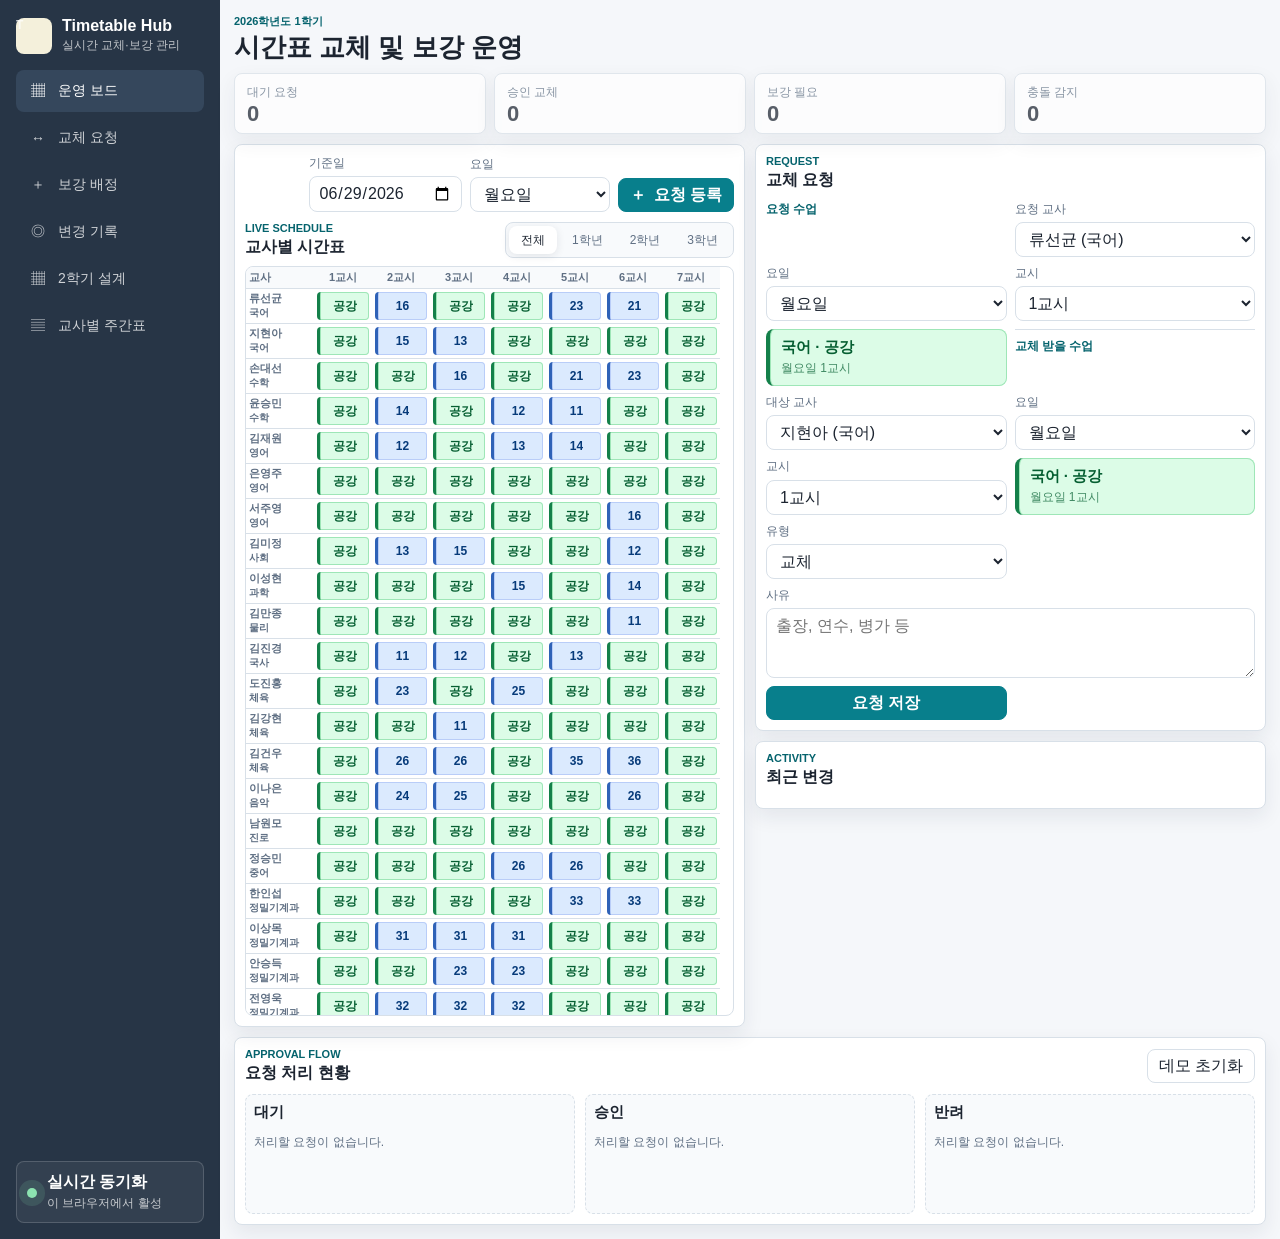
<file: index.html>
<!doctype html>
<html lang="ko">
  <head>
    <meta charset="utf-8" />
    <meta name="viewport" content="width=device-width, initial-scale=1" />
    <title>교원 시간표 교체 및 보강</title>
    <link rel="stylesheet" href="styles.css?v=20260702-01" />
  </head>
  <body class="ops-page">
    <div class="app-shell">
      <aside class="sidebar" aria-label="서비스 메뉴">
        <div class="brand">
          <span class="brand-mark" aria-hidden="true">T</span>
          <div>
            <strong>Timetable Hub</strong>
            <span>실시간 교체·보강 관리</span>
          </div>
        </div>

        <nav class="nav-list" aria-label="주요 화면">
          <button class="nav-item active" type="button" data-view="board">
            <span aria-hidden="true">▦</span>
            운영 보드
          </button>
          <button class="nav-item" type="button" data-view="requests">
            <span aria-hidden="true">↔</span>
            교체 요청
          </button>
          <button class="nav-item" type="button" data-view="coverage">
            <span aria-hidden="true">＋</span>
            보강 배정
          </button>
          <button class="nav-item" type="button" data-view="audit">
            <span aria-hidden="true">◎</span>
            변경 기록
          </button>
          <a class="nav-item" href="planner.html">
            <span aria-hidden="true">▦</span>
            2학기 설계
          </a>
          <a class="nav-item" href="weekly.html">
            <span aria-hidden="true">▤</span>
            교사별 주간표
          </a>
        </nav>

        <div class="sync-box">
          <span class="pulse" aria-hidden="true"></span>
          <div>
            <strong>실시간 동기화</strong>
            <span id="syncStatus">이 브라우저에서 활성</span>
          </div>
        </div>
      </aside>

      <main class="workspace">
        <header class="topbar">
          <div>
            <p class="eyebrow">2026학년도 1학기</p>
            <h1>시간표 교체 및 보강 운영</h1>
          </div>
        </header>

        <section class="metrics" aria-label="운영 현황">
          <article class="metric" role="button" tabindex="0" data-metric="pending" aria-label="대기 요청 보기">
            <span>대기 요청</span>
            <strong id="pendingCount">0</strong>
          </article>
          <article class="metric" role="button" tabindex="0" data-metric="approved" aria-label="승인 교체 보기">
            <span>승인 교체</span>
            <strong id="approvedCount">0</strong>
          </article>
          <article class="metric" role="button" tabindex="0" data-metric="coverage" aria-label="보강 필요 보기">
            <span>보강 필요</span>
            <strong id="coverageCount">0</strong>
          </article>
          <article class="metric" role="button" tabindex="0" data-metric="conflict" aria-label="충돌 감지 보기">
            <span>충돌 감지</span>
            <strong id="conflictCount">0</strong>
          </article>
        </section>

        <section class="content-grid">
          <div class="schedule-panel">
            <div class="schedule-controls" aria-label="시간표 기준 설정">
              <label class="field compact">
                <span>기준일</span>
                <input id="selectedDate" type="date" value="2026-06-29" />
              </label>
              <label class="field compact">
                <span>요일</span>
                <select id="selectedDay"></select>
              </label>
              <button class="primary-button" id="newRequestBtn" type="button">
                <span aria-hidden="true">＋</span>
                요청 등록
              </button>
            </div>
            <div class="section-heading">
              <div>
                <p class="eyebrow">Live Schedule</p>
                <h2>교사별 시간표</h2>
              </div>
              <div class="segmented" role="tablist" aria-label="학년 필터">
                <button class="active" type="button" data-grade="all">전체</button>
                <button type="button" data-grade="1">1학년</button>
                <button type="button" data-grade="2">2학년</button>
                <button type="button" data-grade="3">3학년</button>
              </div>
            </div>
            <div class="schedule-wrap">
              <table class="schedule-table" id="scheduleTable">
                <caption>교사별 수업 시간표</caption>
                <thead>
                  <tr>
                    <th scope="col">교사</th>
                    <th scope="col">1교시</th>
                    <th scope="col">2교시</th>
                    <th scope="col">3교시</th>
                    <th scope="col">4교시</th>
                    <th scope="col">5교시</th>
                    <th scope="col">6교시</th>
                    <th scope="col">7교시</th>
                  </tr>
                </thead>
                <tbody></tbody>
              </table>
            </div>
          </div>

          <aside class="right-rail">
            <section class="tool-panel" aria-labelledby="swapTitle">
              <div class="section-heading tight">
                <div>
                  <p class="eyebrow">Request</p>
                  <h2 id="swapTitle">교체 요청</h2>
                </div>
              </div>
              <form id="swapForm" class="form-grid">
                <div class="form-section full">
                  <strong>요청 수업</strong>
                </div>
                <label class="field">
                  <span>요청 교사</span>
                  <select id="fromTeacher" required></select>
                </label>
                <label class="field half">
                  <span>요일</span>
                  <select id="fromDay" required></select>
                </label>
                <label class="field half">
                  <span>교시</span>
                  <select id="fromPeriod" required></select>
                </label>
                <div class="lesson-preview full" id="fromLessonPreview" aria-live="polite"></div>
                <div class="form-section full">
                  <strong>교체 받을 수업</strong>
                </div>
                <label class="field">
                  <span>대상 교사</span>
                  <select id="toTeacher" required></select>
                </label>
                <label class="field half">
                  <span>요일</span>
                  <select id="toDay" required></select>
                </label>
                <label class="field half">
                  <span>교시</span>
                  <select id="toPeriod" required></select>
                </label>
                <div class="lesson-preview full" id="toLessonPreview" aria-live="polite"></div>
                <label class="field half">
                  <span>유형</span>
                  <select id="requestType" required>
                    <option value="swap">교체</option>
                    <option value="coverage">보강</option>
                  </select>
                </label>
                <label class="field full">
                  <span>사유</span>
                  <textarea id="reason" rows="3" placeholder="출장, 연수, 병가 등"></textarea>
                </label>
                <button class="primary-button full" type="submit">요청 저장</button>
              </form>
            </section>

            <section class="tool-panel" aria-labelledby="activityTitle">
              <div class="section-heading tight">
                <div>
                  <p class="eyebrow">Activity</p>
                  <h2 id="activityTitle">최근 변경</h2>
                </div>
              </div>
              <ol class="activity-list" id="activityList"></ol>
            </section>
          </aside>
        </section>

        <section class="request-board" aria-labelledby="requestTitle">
          <div class="section-heading">
            <div>
              <p class="eyebrow">Approval Flow</p>
              <h2 id="requestTitle">요청 처리 현황</h2>
            </div>
            <button class="ghost-button" id="resetDemoBtn" type="button">데모 초기화</button>
          </div>
          <div class="request-columns" id="requestColumns"></div>
        </section>

        <section class="planner-board" aria-labelledby="plannerTitle">
          <div class="section-heading">
            <div>
              <p class="eyebrow">2026 2nd Semester</p>
              <h2 id="plannerTitle">2학기 시간표 설계</h2>
            </div>
            <div class="planner-actions">
              <button class="ghost-button" id="plannerExportBtn" type="button">CSV 내보내기</button>
              <button class="ghost-button" id="plannerResetBtn" type="button">설계 초기화</button>
            </div>
          </div>

          <div class="planner-layout">
            <form id="plannerForm" class="planner-form">
              <label class="field">
                <span>교사</span>
                <select id="plannerTeacher" required></select>
              </label>
              <label class="field">
                <span>요일</span>
                <select id="plannerDay" required></select>
              </label>
              <label class="field">
                <span>교시</span>
                <select id="plannerPeriod" required></select>
              </label>
              <label class="field">
                <span>학반</span>
                <input id="plannerClass" type="text" placeholder="예: 1-3" required />
              </label>
              <label class="field">
                <span>교과목</span>
                <input id="plannerSubject" type="text" placeholder="예: 정보, 국어, 수학" required />
              </label>
              <label class="field">
                <span>수업명/비고</span>
                <input id="plannerLesson" type="text" placeholder="예: 프로그래밍, 진로, 동아리" />
              </label>
              <button class="primary-button" type="submit">배치 추가</button>
            </form>

            <div class="planner-summary" aria-label="2학기 설계 현황">
              <article>
                <span>배치 수</span>
                <strong id="plannerEntryCount">0</strong>
              </article>
              <article>
                <span>충돌</span>
                <strong id="plannerConflictCount">0</strong>
              </article>
            </div>
          </div>

          <div class="planner-table-wrap">
            <table class="planner-table" id="plannerTable">
              <caption>2학기 시간표 설계표</caption>
              <thead>
                <tr>
                  <th scope="col">교시</th>
                  <th scope="col">월</th>
                  <th scope="col">화</th>
                  <th scope="col">수</th>
                  <th scope="col">목</th>
                  <th scope="col">금</th>
                </tr>
              </thead>
              <tbody></tbody>
            </table>
          </div>
        </section>
      </main>
    </div>

    <template id="requestCardTemplate">
      <article class="request-card">
        <div class="request-top">
          <strong></strong>
          <span></span>
        </div>
        <p></p>
        <div class="request-meta"></div>
        <div class="request-actions"></div>
      </article>
    </template>

    <script src="config.js?v=20260702-01"></script>
    <script src="timetable-data.js?v=20260702-01"></script>
    <script src="app.js?v=20260702-01"></script>
  </body>
</html>
</file>
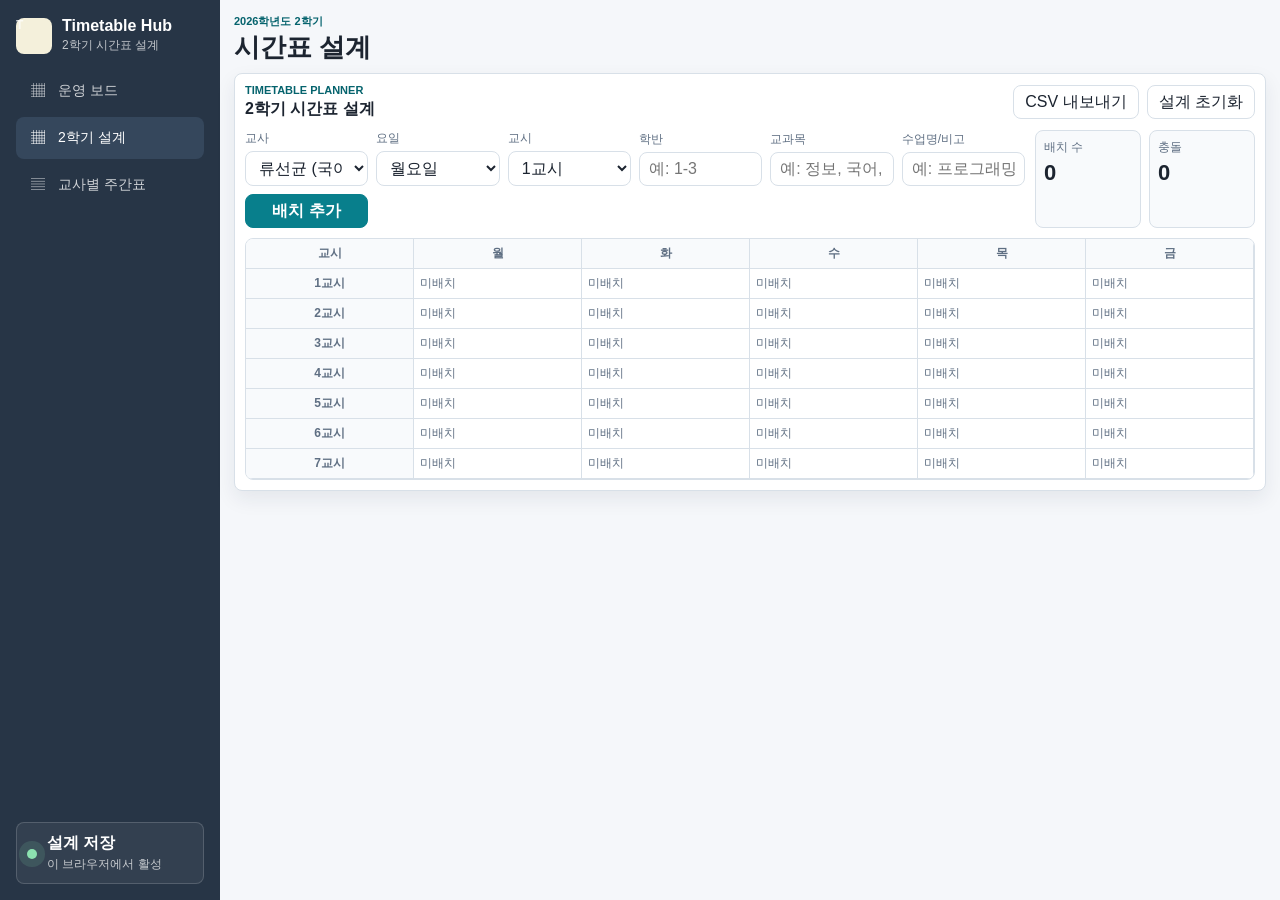
<file: planner.html>
<!doctype html>
<html lang="ko">
  <head>
    <meta charset="utf-8" />
    <meta name="viewport" content="width=device-width, initial-scale=1" />
    <title>2026학년도 2학기 시간표 설계</title>
    <link rel="stylesheet" href="styles.css?v=20260702-01" />
  </head>
  <body class="planner-page">
    <div class="app-shell">
      <aside class="sidebar" aria-label="서비스 메뉴">
        <div class="brand">
          <span class="brand-mark" aria-hidden="true">T</span>
          <div>
            <strong>Timetable Hub</strong>
            <span>2학기 시간표 설계</span>
          </div>
        </div>

        <nav class="nav-list" aria-label="주요 화면">
          <a class="nav-item" href="index.html">
            <span aria-hidden="true">▦</span>
            운영 보드
          </a>
          <a class="nav-item active" href="planner.html">
            <span aria-hidden="true">▦</span>
            2학기 설계
          </a>
          <a class="nav-item" href="weekly.html">
            <span aria-hidden="true">▤</span>
            교사별 주간표
          </a>
        </nav>

        <div class="sync-box">
          <span class="pulse" aria-hidden="true"></span>
          <div>
            <strong>설계 저장</strong>
            <span id="syncStatus">이 브라우저에서 활성</span>
          </div>
        </div>
      </aside>

      <main class="workspace">
        <header class="topbar">
          <div>
            <p class="eyebrow">2026학년도 2학기</p>
            <h1>시간표 설계</h1>
          </div>
        </header>

        <section class="planner-board" aria-labelledby="plannerTitle">
          <div class="section-heading">
            <div>
              <p class="eyebrow">Timetable Planner</p>
              <h2 id="plannerTitle">2학기 시간표 설계</h2>
            </div>
            <div class="planner-actions">
              <button class="ghost-button" id="plannerExportBtn" type="button">CSV 내보내기</button>
              <button class="ghost-button" id="plannerResetBtn" type="button">설계 초기화</button>
            </div>
          </div>

          <div class="planner-layout">
            <form id="plannerForm" class="planner-form">
              <label class="field">
                <span>교사</span>
                <select id="plannerTeacher" required></select>
              </label>
              <label class="field">
                <span>요일</span>
                <select id="plannerDay" required></select>
              </label>
              <label class="field">
                <span>교시</span>
                <select id="plannerPeriod" required></select>
              </label>
              <label class="field">
                <span>학반</span>
                <input id="plannerClass" type="text" placeholder="예: 1-3" required />
              </label>
              <label class="field">
                <span>교과목</span>
                <input id="plannerSubject" type="text" placeholder="예: 정보, 국어, 수학" required />
              </label>
              <label class="field">
                <span>수업명/비고</span>
                <input id="plannerLesson" type="text" placeholder="예: 프로그래밍, 진로, 동아리" />
              </label>
              <button class="primary-button" type="submit">배치 추가</button>
            </form>

            <div class="planner-summary" aria-label="2학기 설계 현황">
              <article>
                <span>배치 수</span>
                <strong id="plannerEntryCount">0</strong>
              </article>
              <article>
                <span>충돌</span>
                <strong id="plannerConflictCount">0</strong>
              </article>
            </div>
          </div>

          <div class="planner-table-wrap">
            <table class="planner-table" id="plannerTable">
              <caption>2학기 시간표 설계표</caption>
              <thead>
                <tr>
                  <th scope="col">교시</th>
                  <th scope="col">월</th>
                  <th scope="col">화</th>
                  <th scope="col">수</th>
                  <th scope="col">목</th>
                  <th scope="col">금</th>
                </tr>
              </thead>
              <tbody></tbody>
            </table>
          </div>
        </section>
      </main>
    </div>

    <script src="timetable-data.js?v=20260702-01"></script>
    <script src="planner.js?v=20260702-01"></script>
  </body>
</html>
</file>
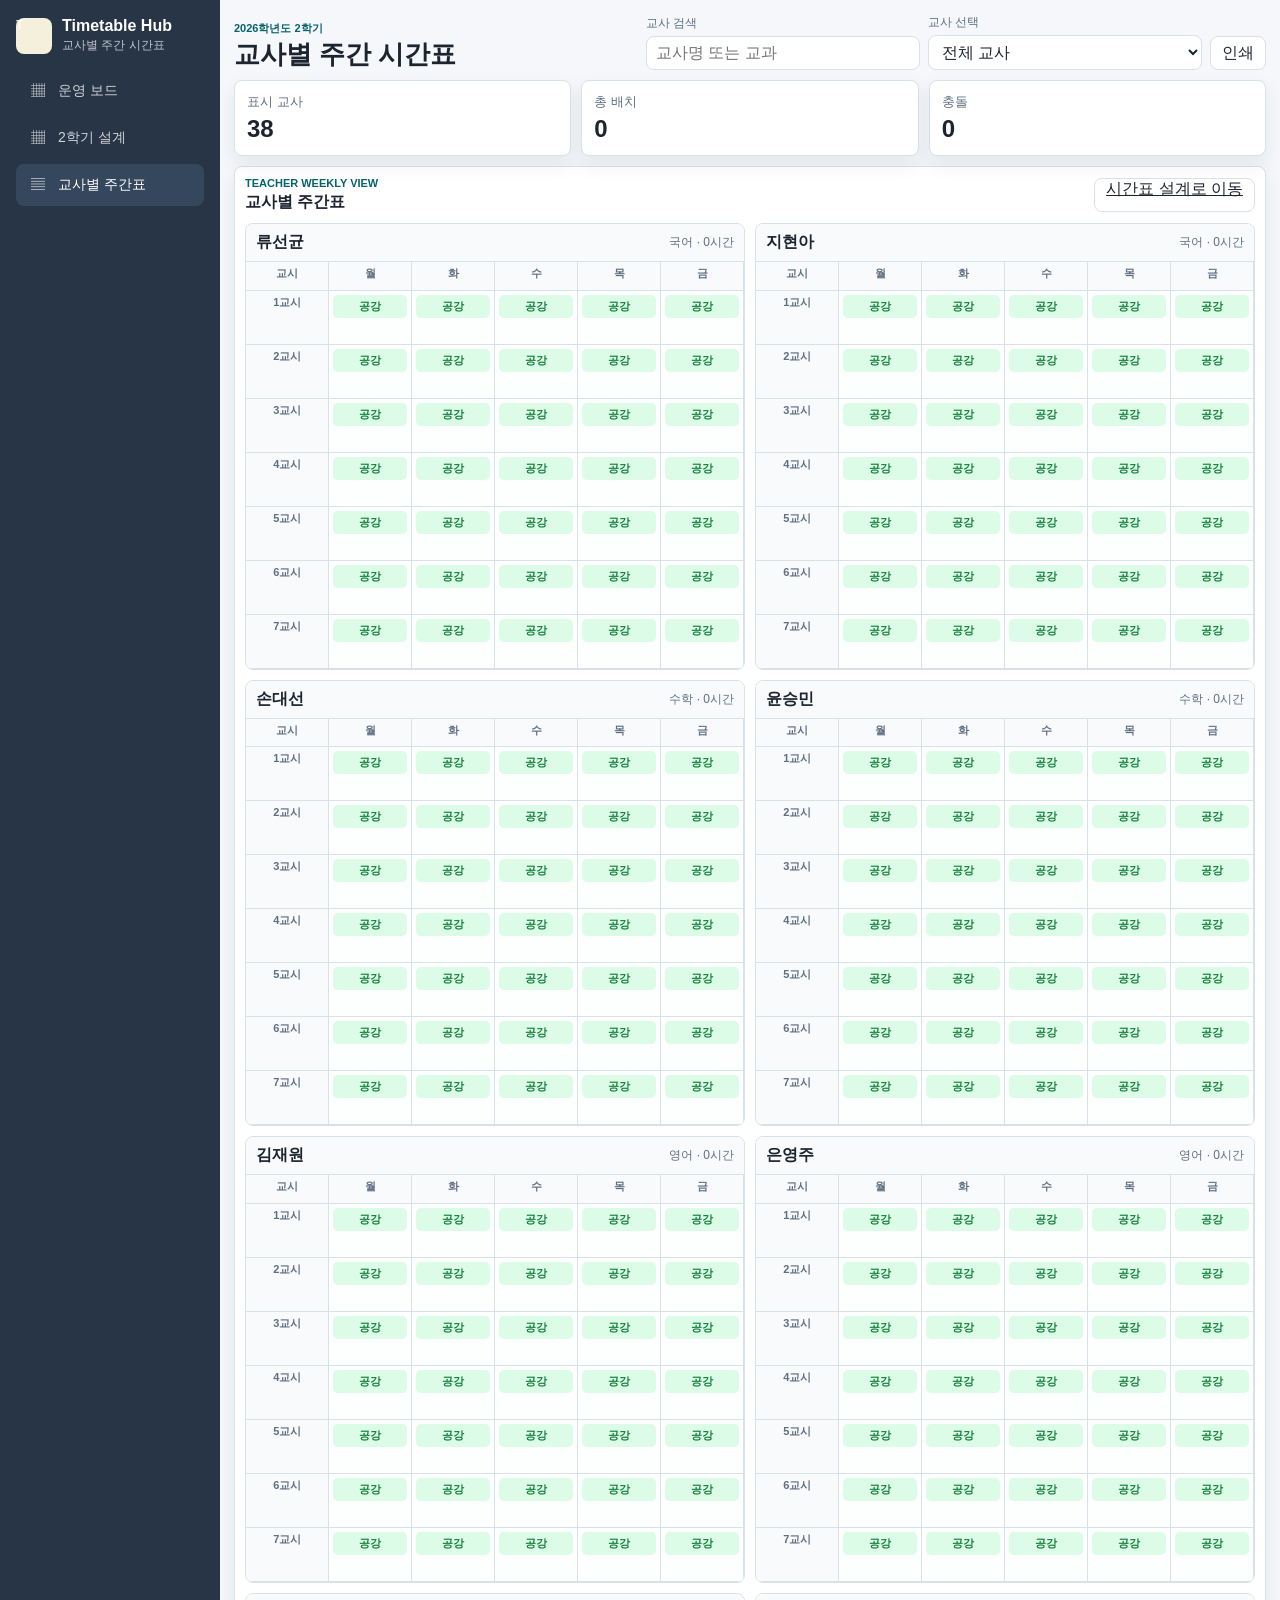
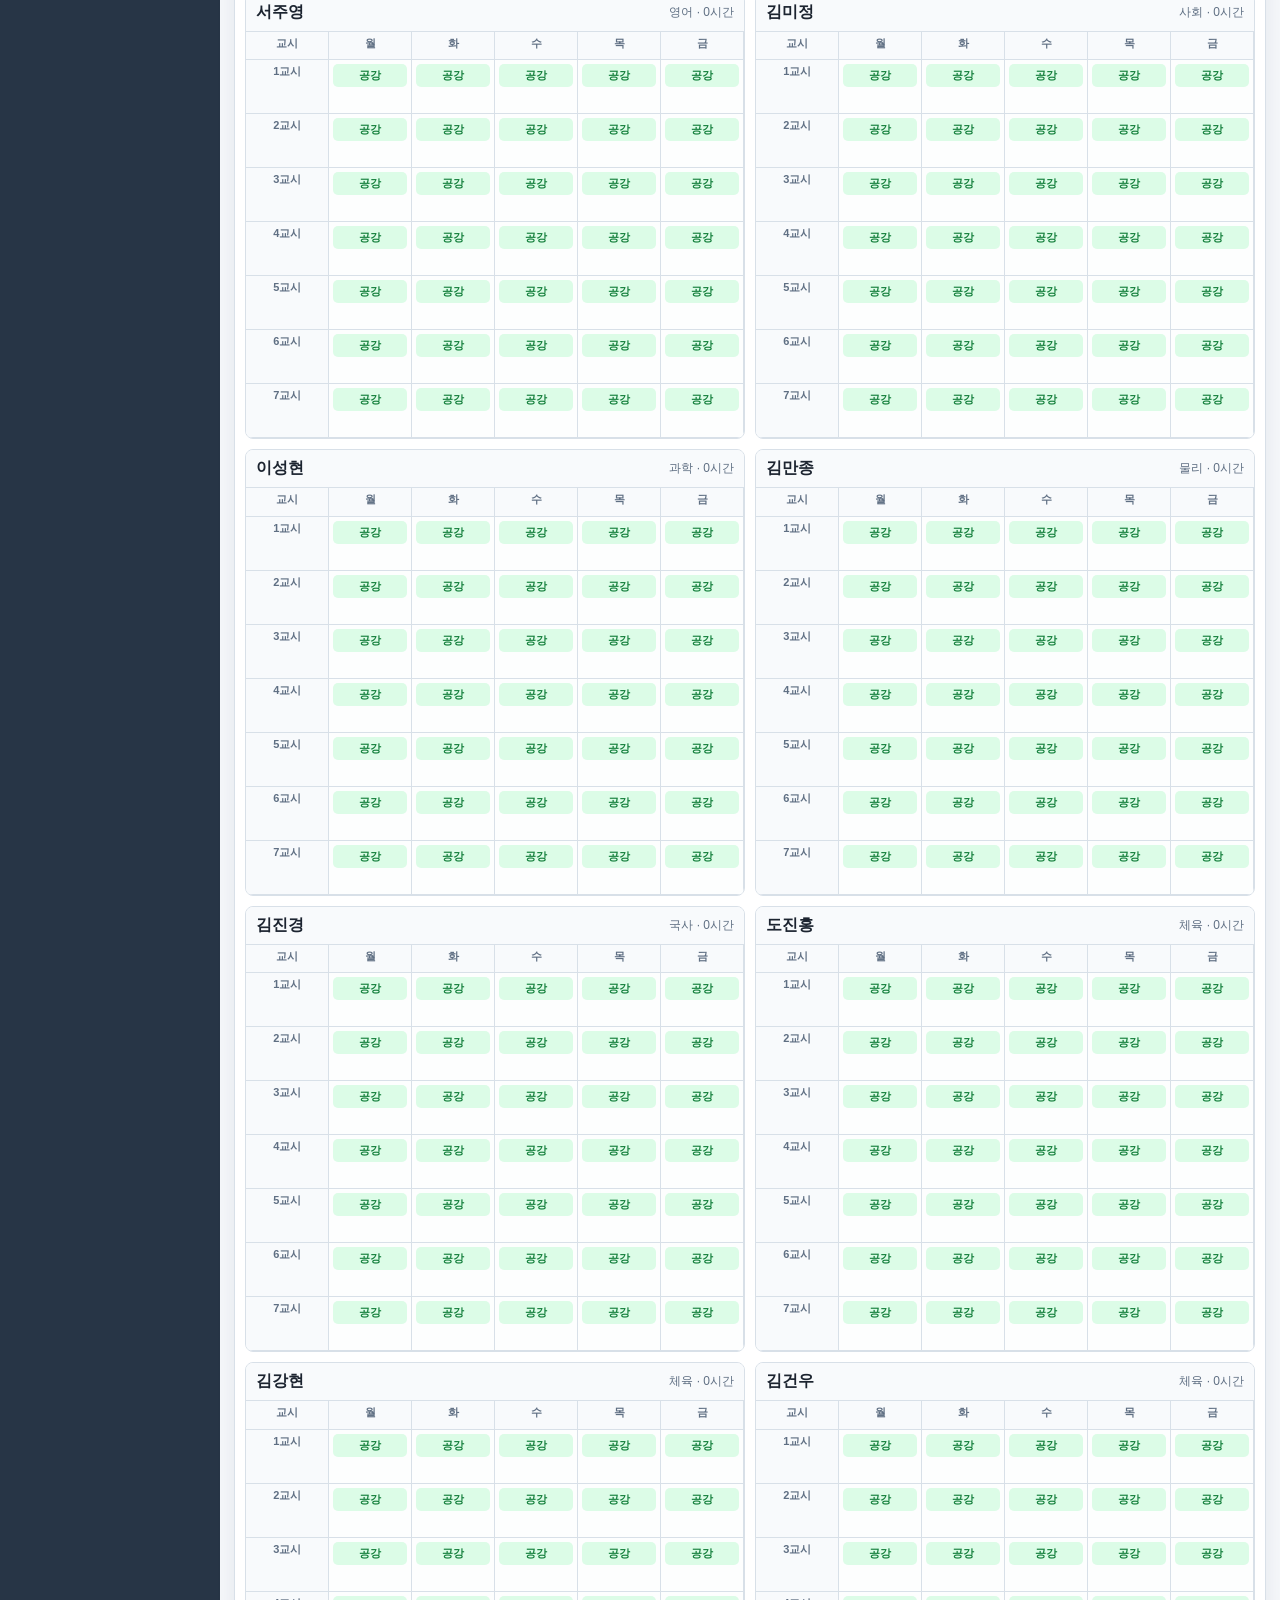
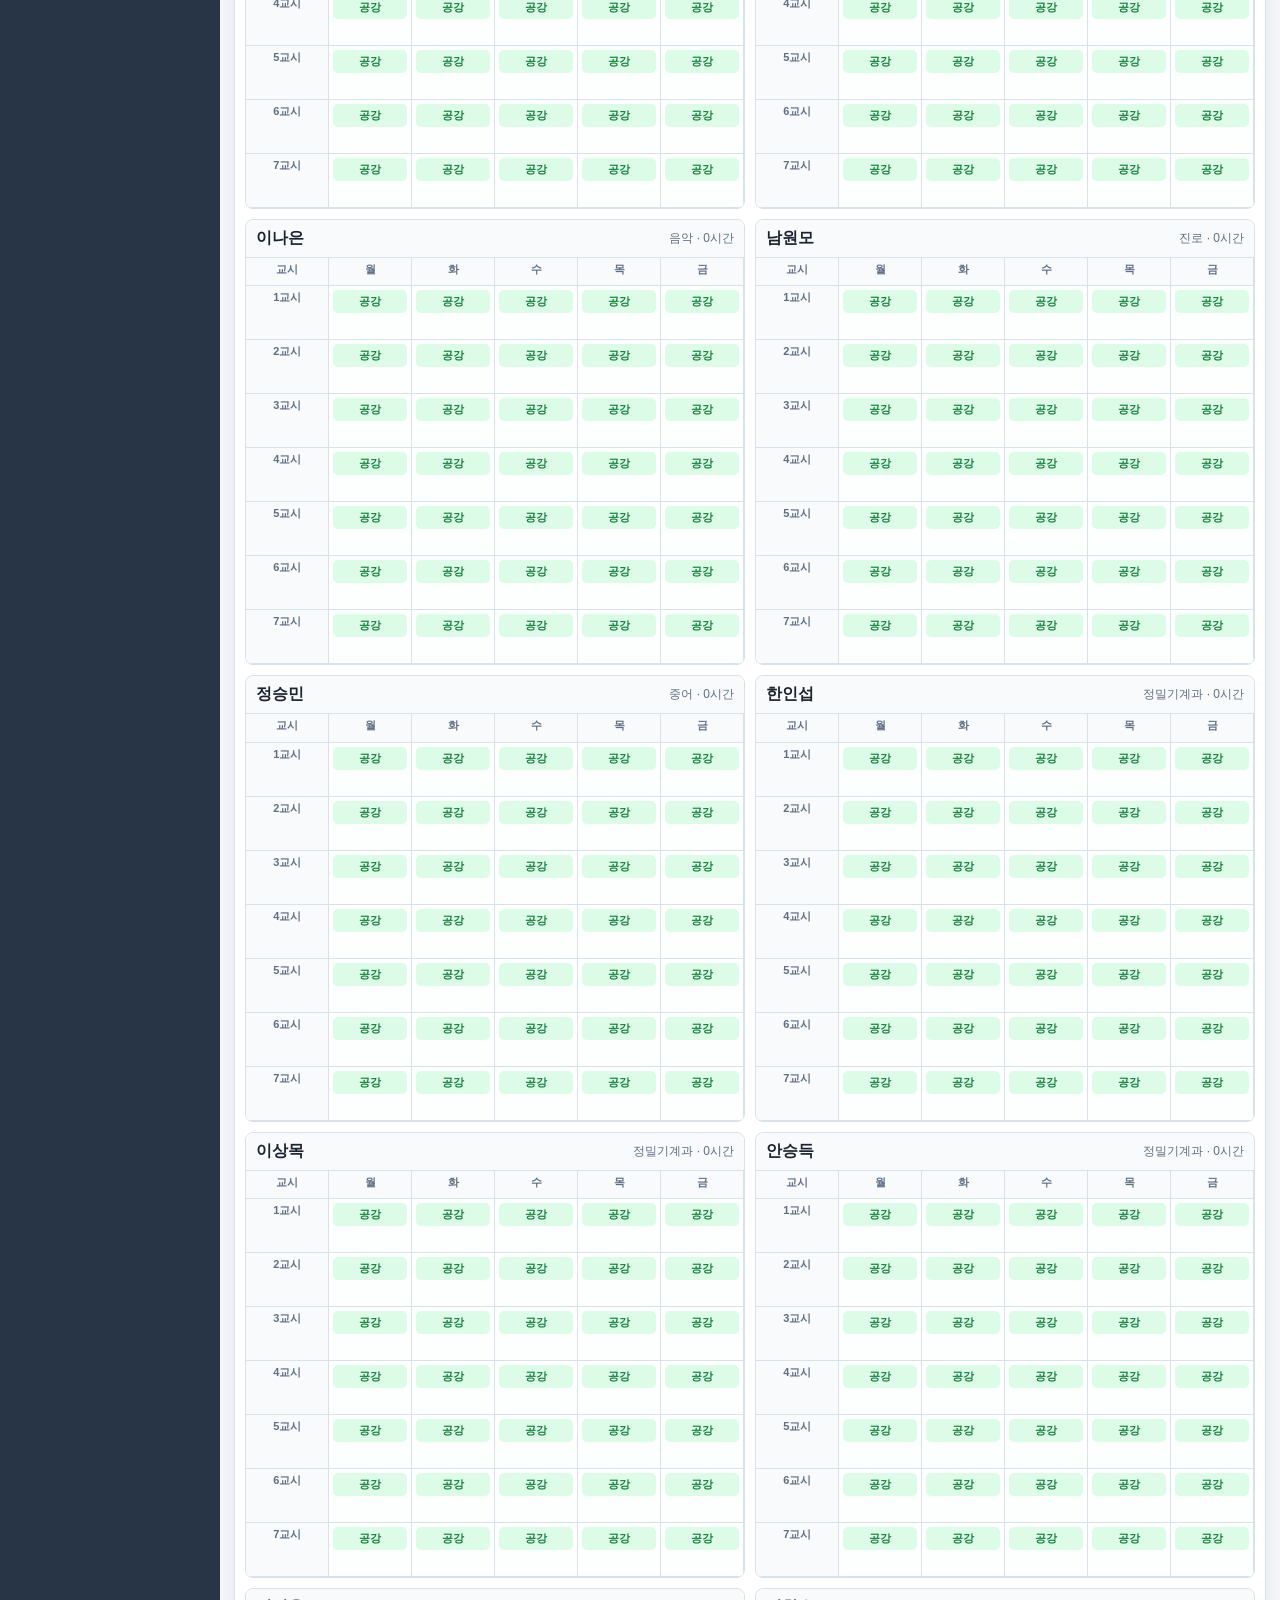
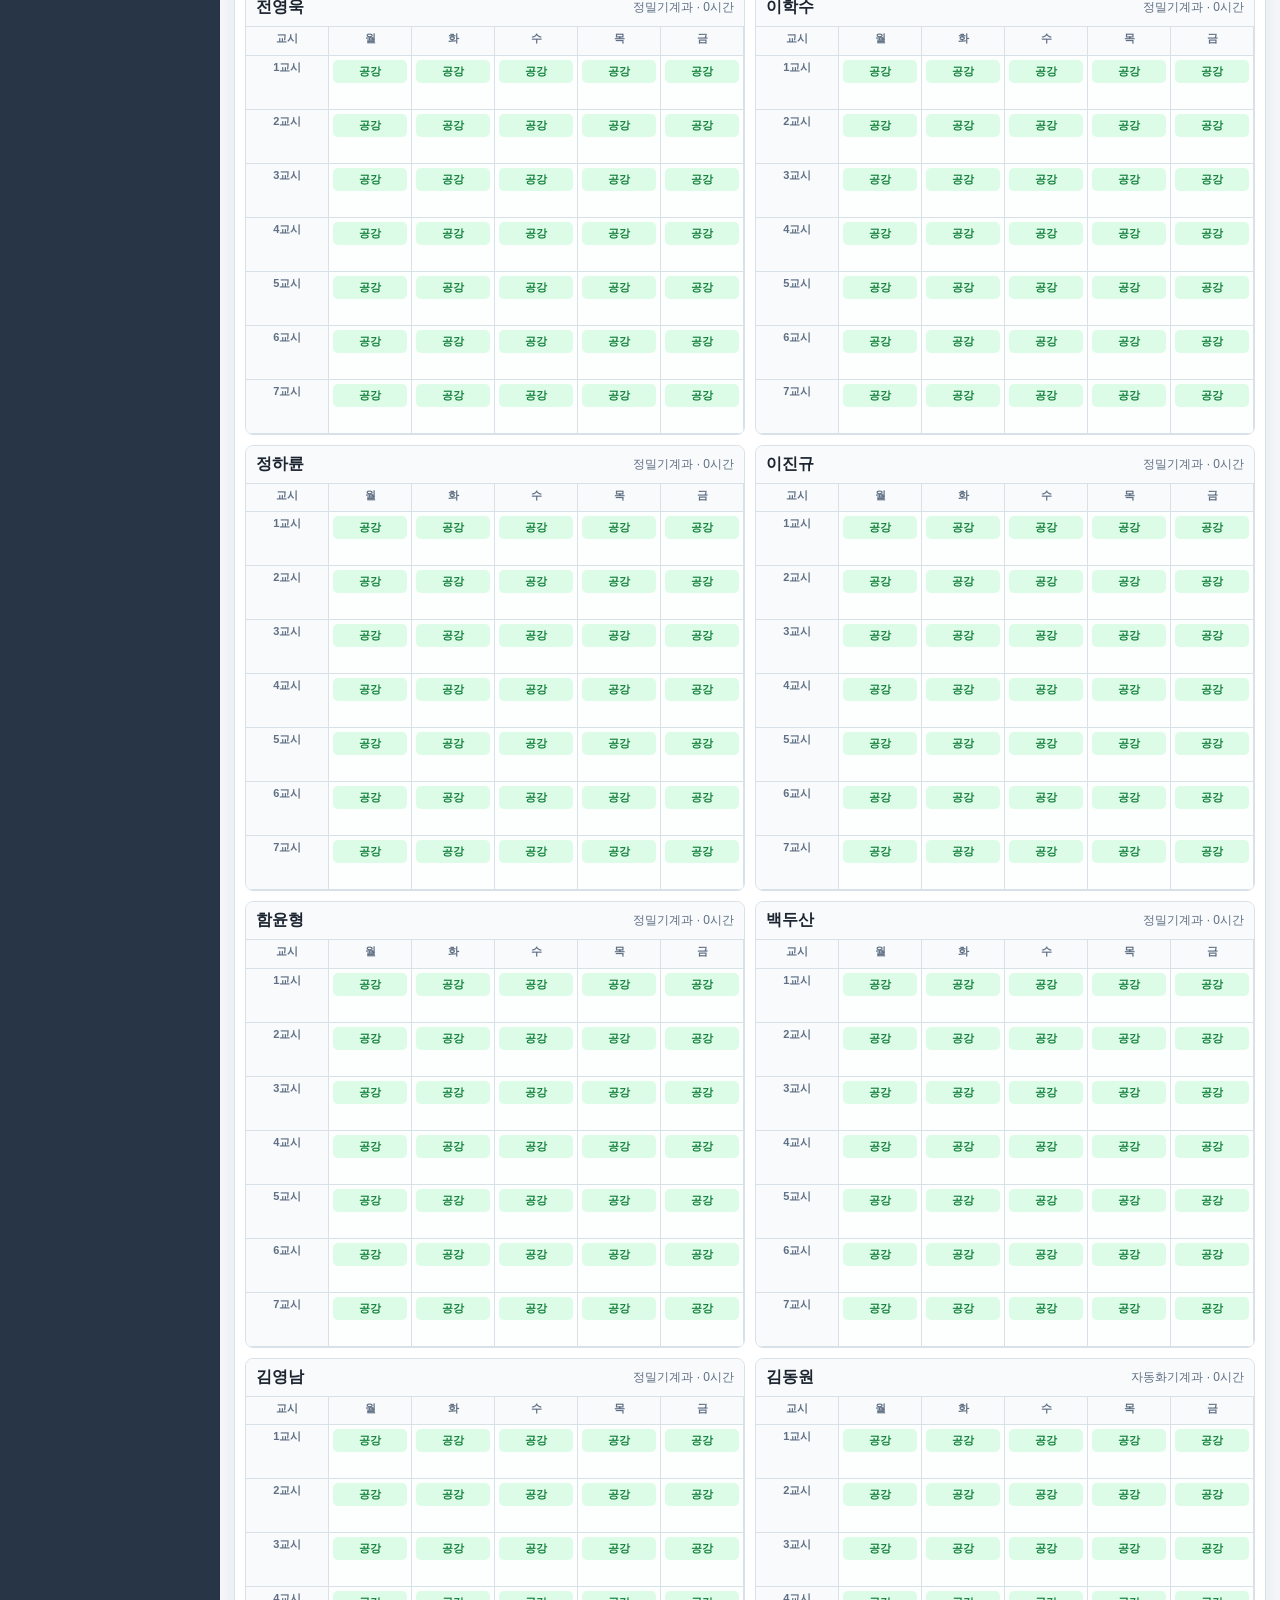
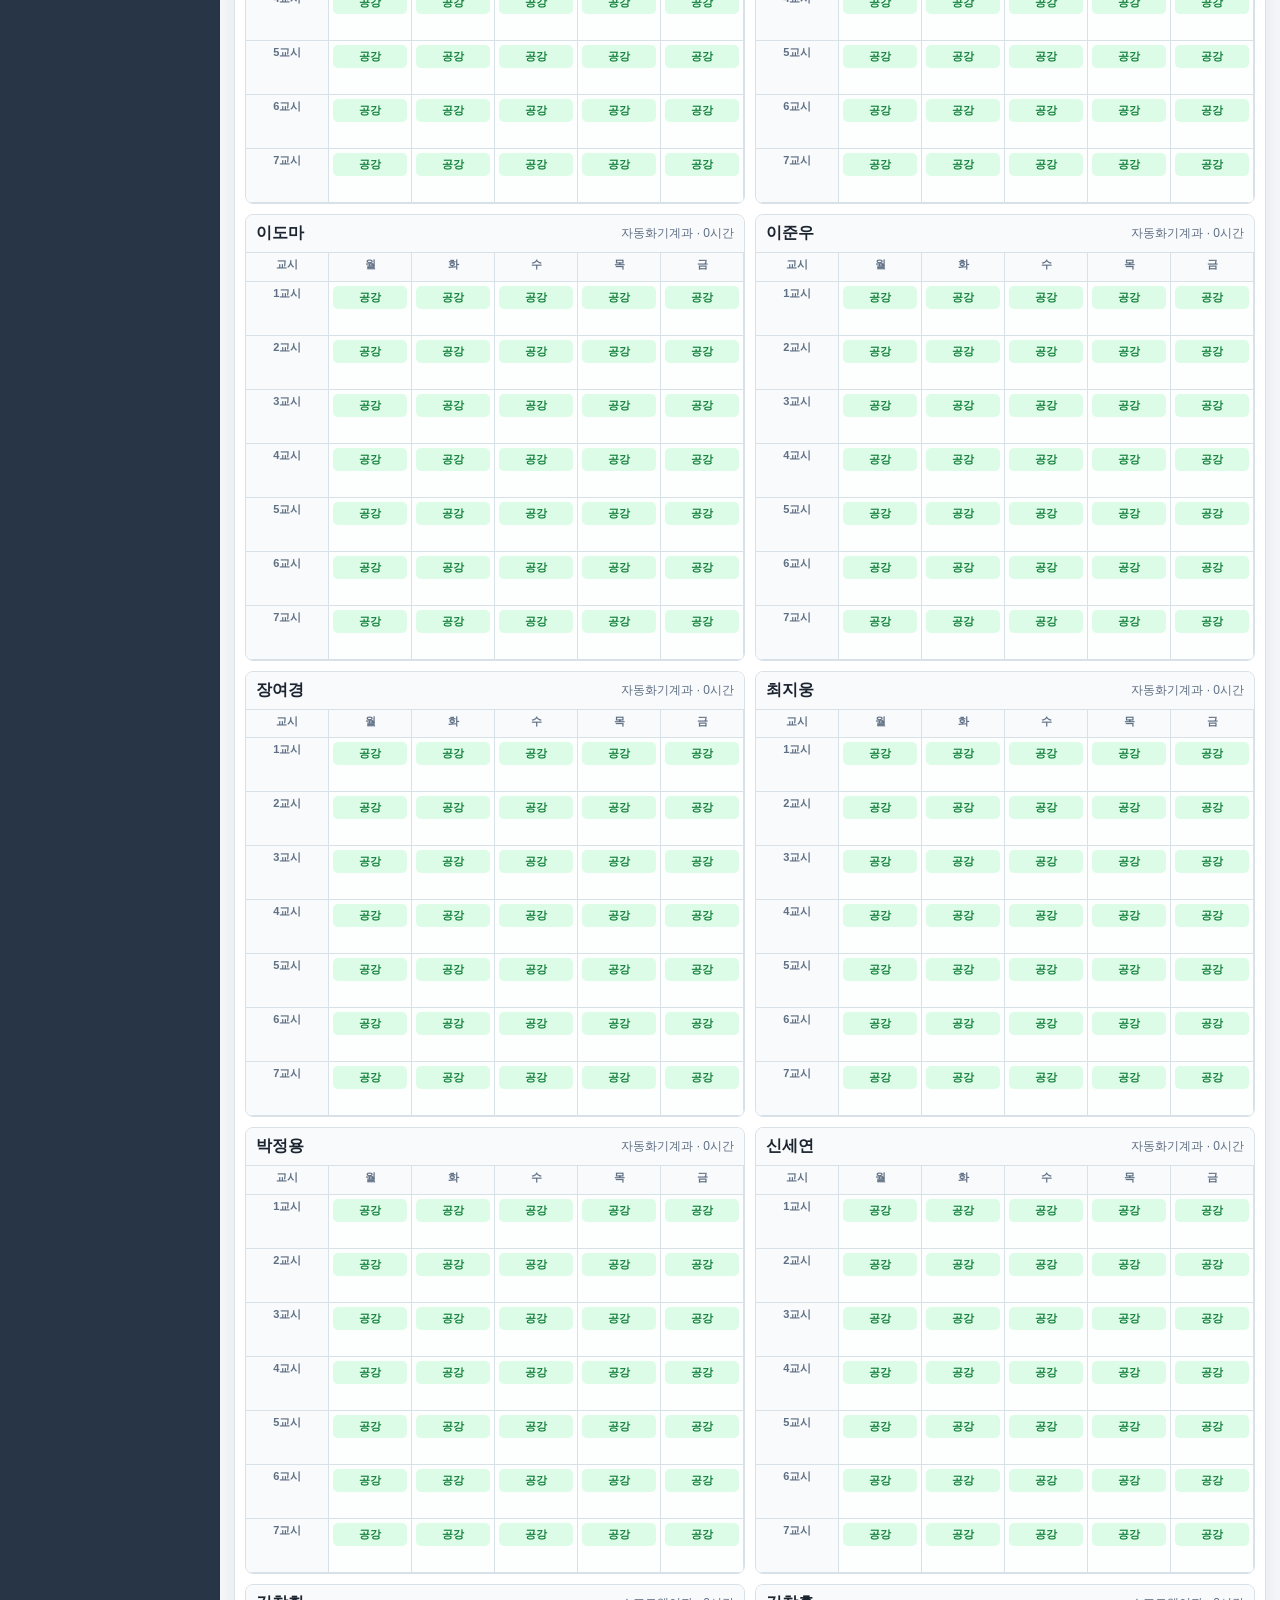
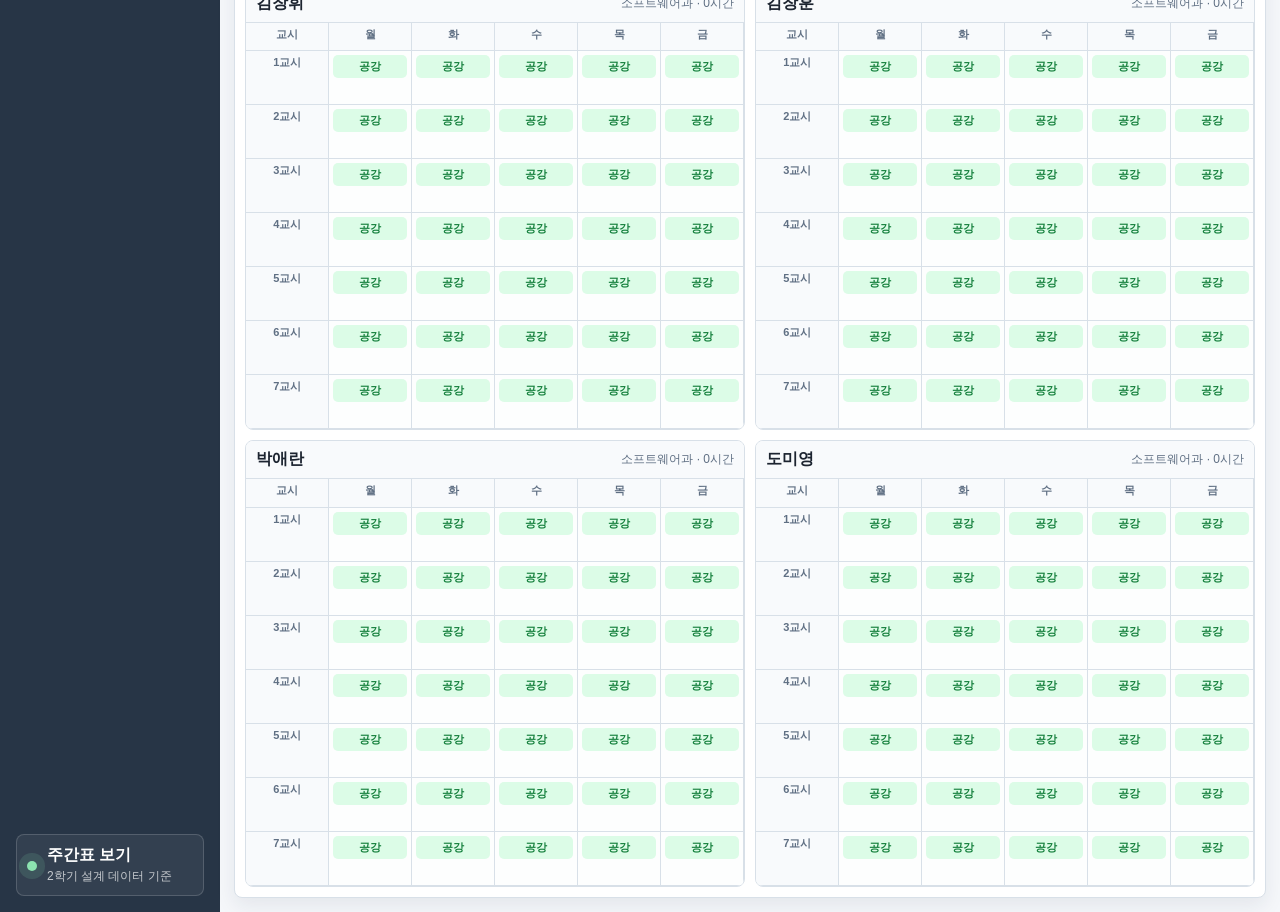
<file: weekly.html>
<!doctype html>
<html lang="ko">
  <head>
    <meta charset="utf-8" />
    <meta name="viewport" content="width=device-width, initial-scale=1" />
    <title>교사별 주간 시간표</title>
    <link rel="stylesheet" href="styles.css?v=20260702-01" />
  </head>
  <body class="weekly-page">
    <div class="app-shell">
      <aside class="sidebar" aria-label="서비스 메뉴">
        <div class="brand">
          <span class="brand-mark" aria-hidden="true">T</span>
          <div>
            <strong>Timetable Hub</strong>
            <span>교사별 주간 시간표</span>
          </div>
        </div>

        <nav class="nav-list" aria-label="주요 화면">
          <a class="nav-item" href="index.html">
            <span aria-hidden="true">▦</span>
            운영 보드
          </a>
          <a class="nav-item" href="planner.html">
            <span aria-hidden="true">▦</span>
            2학기 설계
          </a>
          <a class="nav-item active" href="weekly.html">
            <span aria-hidden="true">▤</span>
            교사별 주간표
          </a>
        </nav>

        <div class="sync-box">
          <span class="pulse" aria-hidden="true"></span>
          <div>
            <strong>주간표 보기</strong>
            <span id="syncStatus">2학기 설계 데이터 기준</span>
          </div>
        </div>
      </aside>

      <main class="workspace">
        <header class="topbar weekly-topbar">
          <div>
            <p class="eyebrow">2026학년도 2학기</p>
            <h1>교사별 주간 시간표</h1>
          </div>
          <div class="weekly-tools">
            <label class="field">
              <span>교사 검색</span>
              <input id="teacherSearch" type="search" placeholder="교사명 또는 교과" />
            </label>
            <label class="field">
              <span>교사 선택</span>
              <select id="teacherFilter"></select>
            </label>
            <button class="ghost-button" id="printWeeklyBtn" type="button">인쇄</button>
          </div>
        </header>

        <section class="weekly-summary" aria-label="교사별 주간표 현황">
          <article>
            <span>표시 교사</span>
            <strong id="visibleTeacherCount">0</strong>
          </article>
          <article>
            <span>총 배치</span>
            <strong id="totalEntryCount">0</strong>
          </article>
          <article>
            <span>충돌</span>
            <strong id="weeklyConflictCount">0</strong>
          </article>
        </section>

        <section class="weekly-board" aria-labelledby="weeklyTitle">
          <div class="section-heading">
            <div>
              <p class="eyebrow">Teacher Weekly View</p>
              <h2 id="weeklyTitle">교사별 주간표</h2>
            </div>
            <a class="ghost-button" href="planner.html">시간표 설계로 이동</a>
          </div>

          <div id="weeklyGrid" class="weekly-grid"></div>
          <p id="weeklyEmpty" class="weekly-empty" hidden>조건에 맞는 교사 또는 배치가 없습니다.</p>
        </section>
      </main>
    </div>

    <script src="timetable-data.js?v=20260702-01"></script>
    <script src="weekly.js?v=20260702-01"></script>
  </body>
</html>
</file>
<file: styles.css>
:root {
  color-scheme: light;
  --ink: #1c2430;
  --muted: #5f6f83;
  --line: #d8e0e8;
  --surface: #ffffff;
  --soft: #eef3f7;
  --nav: #273546;
  --nav-soft: #35475c;
  --teal: #087f8c;
  --teal-strong: #05636d;
  --gold: #b7791f;
  --green: #28784a;
  --red: #b63b46;
  --blue: #2f62b7;
  --shadow: 0 8px 20px rgba(31, 43, 58, 0.08);
}

* {
  box-sizing: border-box;
}

body {
  margin: 0;
  min-width: 320px;
  background: #f5f7fa;
  color: var(--ink);
  font-family: "Segoe UI", "Malgun Gothic", Arial, sans-serif;
}

button,
input,
select,
textarea {
  font: inherit;
}

button {
  cursor: pointer;
}

a.nav-item {
  text-decoration: none;
}

.app-shell {
  display: grid;
  grid-template-columns: 220px minmax(0, 1fr);
  min-height: 100vh;
}

.sidebar {
  display: flex;
  flex-direction: column;
  gap: 16px;
  background: var(--nav);
  color: #fff;
  padding: 16px;
}

.brand {
  display: flex;
  align-items: center;
  gap: 10px;
}

.brand-mark {
  display: grid;
  width: 36px;
  height: 36px;
  place-items: center;
  border-radius: 8px;
  background: #f4f0db;
  color: var(--nav);
  font-weight: 800;
}

.brand strong,
.brand span,
.sync-box strong,
.sync-box span {
  display: block;
}

.brand span,
.sync-box span {
  color: rgba(255, 255, 255, 0.72);
  font-size: 12px;
  margin-top: 2px;
}

.nav-list {
  display: grid;
  gap: 5px;
}

.nav-item {
  display: flex;
  align-items: center;
  gap: 8px;
  width: 100%;
  border: 0;
  border-radius: 8px;
  background: transparent;
  color: rgba(255, 255, 255, 0.78);
  padding: 9px 10px;
  text-align: left;
  font-size: 14px;
}

.nav-item span {
  display: grid;
  width: 24px;
  height: 24px;
  place-items: center;
}

.nav-item.active,
.nav-item:hover {
  background: var(--nav-soft);
  color: #fff;
}

.sync-box {
  display: flex;
  align-items: center;
  gap: 10px;
  margin-top: auto;
  padding: 10px;
  border: 1px solid rgba(255, 255, 255, 0.16);
  border-radius: 8px;
  background: rgba(255, 255, 255, 0.06);
}

.pulse {
  width: 10px;
  height: 10px;
  border-radius: 50%;
  background: #8ce3b0;
  box-shadow: 0 0 0 8px rgba(140, 227, 176, 0.13);
}

.workspace {
  padding: 14px;
}

.topbar,
.section-heading,
.request-top,
.schedule-controls {
  display: flex;
  align-items: center;
}

.topbar,
.section-heading {
  justify-content: space-between;
  gap: 10px;
}

.topbar {
  margin-bottom: 10px;
}

.topbar h1,
.section-heading h2 {
  margin: 0;
}

.topbar h1 {
  font-size: clamp(20px, 2.2vw, 26px);
  line-height: 1.2;
}

.section-heading h2 {
  font-size: 16px;
}

.section-heading.tight {
  margin-bottom: 10px;
}

.eyebrow {
  margin: 0 0 3px;
  color: var(--teal-strong);
  font-size: 11px;
  font-weight: 800;
  letter-spacing: 0;
  text-transform: uppercase;
}

.schedule-controls {
  align-items: flex-end;
  flex-wrap: wrap;
  justify-content: flex-end;
  gap: 8px;
  margin-bottom: 10px;
}

.schedule-controls .primary-button {
  align-self: flex-end;
}

.primary-button,
.ghost-button,
.segmented button {
  min-height: 34px;
  border-radius: 8px;
  border: 1px solid transparent;
  padding: 0 11px;
}

.primary-button {
  display: inline-flex;
  align-items: center;
  justify-content: center;
  gap: 8px;
  background: var(--teal);
  color: #fff;
  border-color: var(--teal);
  font-weight: 700;
}

.primary-button:hover {
  background: var(--teal-strong);
}

.ghost-button {
  background: #fff;
  border-color: var(--line);
  color: var(--ink);
}

.metrics {
  display: grid;
  grid-template-columns: repeat(4, minmax(0, 1fr));
  gap: 8px;
  margin-bottom: 10px;
}

.metric,
.schedule-panel,
.tool-panel,
.request-board,
.planner-board {
  background: var(--surface);
  border: 1px solid var(--line);
  box-shadow: var(--shadow);
}

.metric {
  min-height: 52px;
  border-radius: 8px;
  padding: 8px 12px;
  cursor: pointer;
  transition: border-color 0.15s ease, box-shadow 0.15s ease, transform 0.15s ease;
}

.metric:hover,
.metric:focus-visible {
  border-color: var(--teal);
  box-shadow: 0 0 0 2px rgba(8, 145, 178, 0.15), var(--shadow);
  outline: none;
}

.metric.empty {
  opacity: 0.72;
}

.metric span,
.field span,
.request-meta {
  color: var(--muted);
  font-size: 12px;
}

.metric strong {
  display: block;
  margin-top: 2px;
  font-size: 22px;
  line-height: 1;
}

.content-grid {
  display: grid;
  grid-template-columns: minmax(0, 1fr) minmax(0, 1fr);
  align-items: start;
  gap: 10px;
}

.schedule-panel,
.tool-panel,
.request-board,
.planner-board {
  border-radius: 8px;
  padding: 10px;
}

.schedule-panel {
  min-width: 0;
  max-width: 100%;
}

.schedule-wrap {
  overflow-x: auto;
  margin-top: 8px;
  max-height: calc(100vh - 150px);
  border: 1px solid var(--line);
  border-radius: 8px;
}

.schedule-table {
  width: auto;
  min-width: 0;
  border-collapse: collapse;
  table-layout: fixed;
  font-size: 12px;
}

.schedule-table caption {
  position: absolute;
  width: 1px;
  height: 1px;
  overflow: hidden;
  clip: rect(0 0 0 0);
}

.schedule-table th,
.schedule-table td {
  border-bottom: 1px solid var(--line);
  padding: 3px;
  text-align: left;
  vertical-align: top;
}

.schedule-table th {
  color: var(--muted);
  font-size: 11px;
  font-weight: 800;
  background: #f8fafc;
}

.schedule-table thead th {
  position: sticky;
  top: 0;
  z-index: 2;
  text-align: center;
}

.schedule-table th:first-child,
.schedule-table td:first-child {
  width: 68px;
  min-width: 68px;
  max-width: 68px;
}

.schedule-table th:not(:first-child),
.schedule-table td:not(:first-child) {
  width: 58px;
  min-width: 58px;
  max-width: 58px;
}

.schedule-table thead th:first-child {
  text-align: left;
}

.schedule-table th:first-child {
  left: 0;
  position: sticky;
  z-index: 3;
}

.schedule-table tbody th:first-child {
  background: #fff;
  left: 0;
  position: sticky;
  z-index: 1;
}

.teacher-cell strong,
.lesson strong {
  display: block;
}

.teacher-cell span,
.lesson span {
  display: block;
  color: var(--muted);
  font-size: 10px;
  margin-top: 1px;
}

.teacher-cell strong {
  font-size: 11px;
  line-height: 1.15;
}

.lesson {
  align-items: center;
  display: flex;
  justify-content: center;
  min-height: 28px;
  border-left: 3px solid var(--blue);
  border-radius: 4px;
  background: #dbeafe;
  box-shadow: inset 0 0 0 1px #b9cdf8;
  color: #073b7a;
  padding: 3px;
  line-height: 1.1;
  text-align: center;
  overflow: hidden;
  white-space: nowrap;
  cursor: pointer;
  transition: box-shadow 0.15s ease, transform 0.15s ease;
}

.lesson:hover,
.lesson:focus-visible {
  box-shadow: inset 0 0 0 1px currentColor, 0 0 0 2px rgba(8, 145, 178, 0.18);
  outline: none;
}

.lesson.selected-from {
  box-shadow: inset 0 0 0 2px #2563eb, 0 0 0 2px rgba(37, 99, 235, 0.18);
}

.lesson.selected-to {
  box-shadow: inset 0 0 0 2px #d97706, 0 0 0 2px rgba(217, 119, 6, 0.2);
}

.lesson strong {
  display: inline;
  font-weight: 900;
  overflow: hidden;
  text-overflow: ellipsis;
  white-space: nowrap;
}

.lesson span {
  display: none;
}

.lesson.open {
  border-left-color: #14804a;
  background: #dcfce7;
  box-shadow: inset 0 0 0 1px #9ee6b7;
  color: #065f32;
}

.lesson.conflict {
  border-left-color: var(--red);
  background: #ffe4e6;
  box-shadow: inset 0 0 0 1px #f5a8af;
  color: #9f1239;
}

.lesson.changed {
  border-left-color: #b7791f;
  background: #fef3c7;
  box-shadow: inset 0 0 0 1px #f2ce76;
  color: #7c4a03;
}

.right-rail {
  display: grid;
  grid-template-columns: 1fr;
  align-content: start;
  gap: 10px;
  min-width: 0;
}

.form-grid {
  display: grid;
  grid-template-columns: 1fr 1fr;
  gap: 8px;
}

.field {
  display: grid;
  gap: 4px;
}

.field.full {
  grid-column: 1 / -1;
}

.form-section {
  border-top: 1px solid var(--line);
  color: var(--teal-strong);
  font-size: 12px;
  padding-top: 8px;
}

.form-section:first-child {
  border-top: 0;
  padding-top: 0;
}

.form-section strong {
  display: block;
}

.lesson-preview {
  border-left: 4px solid var(--blue);
  border-radius: 8px;
  padding: 9px 11px;
  background: #dbeafe;
  box-shadow: inset 0 0 0 1px #b9cdf8;
  color: #073b7a;
}

.lesson-preview.open {
  border-left-color: #14804a;
  background: #dcfce7;
  box-shadow: inset 0 0 0 1px #9ee6b7;
  color: #065f32;
}

.lesson-preview strong,
.lesson-preview span {
  display: block;
}

.lesson-preview strong {
  font-size: 15px;
  font-weight: 900;
}

.lesson-preview span {
  color: currentColor;
  font-size: 12px;
  opacity: 0.72;
  margin-top: 3px;
}

.field.compact {
  min-width: 140px;
}

.field input,
.field select,
.field textarea {
  width: 100%;
  border: 1px solid var(--line);
  border-radius: 8px;
  background: #fff;
  color: var(--ink);
  padding: 7px 9px;
}

.field textarea {
  resize: vertical;
}

.segmented {
  display: inline-flex;
  gap: 3px;
  padding: 3px;
  border: 1px solid var(--line);
  border-radius: 8px;
  background: #f8fafc;
}

.segmented button {
  min-height: 28px;
  background: transparent;
  color: var(--muted);
  font-size: 12px;
}

.segmented button.active {
  background: #fff;
  color: var(--ink);
  box-shadow: 0 2px 8px rgba(31, 43, 58, 0.1);
}

.activity-list {
  display: grid;
  gap: 7px;
  margin: 0;
  padding: 0;
  list-style: none;
}

.activity-list li {
  border-left: 3px solid var(--teal);
  padding: 2px 0 2px 10px;
}

.activity-list strong,
.activity-list span {
  display: block;
}

.activity-list span {
  color: var(--muted);
  font-size: 12px;
  margin-top: 4px;
}

.request-board {
  margin-top: 10px;
}

.planner-board {
  margin-top: 10px;
}

.ops-page .planner-board {
  display: none;
}

.planner-page .planner-board {
  margin-top: 0;
}

.planner-page .workspace {
  max-width: 1500px;
}

.weekly-page .workspace {
  max-width: 1600px;
}

.weekly-topbar {
  align-items: end;
}

.weekly-tools {
  display: grid;
  grid-template-columns: minmax(180px, 1fr) minmax(180px, 1fr) auto;
  gap: 8px;
  align-items: end;
  min-width: min(100%, 620px);
}

.planner-actions {
  display: flex;
  gap: 8px;
  flex-wrap: wrap;
}

.planner-layout {
  display: grid;
  grid-template-columns: minmax(0, 1fr) 220px;
  gap: 10px;
  margin-top: 10px;
}

.planner-form {
  display: grid;
  grid-template-columns: repeat(6, minmax(0, 1fr));
  gap: 8px;
  align-items: end;
}

.planner-summary {
  display: grid;
  grid-template-columns: 1fr 1fr;
  gap: 8px;
}

.planner-summary article {
  border: 1px solid var(--line);
  border-radius: 8px;
  padding: 8px;
  background: #f8fafc;
}

.planner-summary span,
.planner-summary strong {
  display: block;
}

.planner-summary span {
  color: var(--muted);
  font-size: 12px;
}

.planner-summary strong {
  margin-top: 4px;
  font-size: 22px;
}

.planner-table-wrap {
  overflow-x: auto;
  margin-top: 10px;
  border: 1px solid var(--line);
  border-radius: 8px;
}

.planner-table {
  width: 100%;
  min-width: 760px;
  border-collapse: collapse;
  table-layout: fixed;
  font-size: 12px;
}

.planner-table caption {
  position: absolute;
  width: 1px;
  height: 1px;
  overflow: hidden;
  clip: rect(0 0 0 0);
}

.planner-table th,
.planner-table td {
  border-bottom: 1px solid var(--line);
  border-right: 1px solid var(--line);
  padding: 6px;
  vertical-align: top;
}

.planner-table th {
  background: #f8fafc;
  color: var(--muted);
  font-weight: 800;
}

.planner-empty {
  color: var(--muted);
  font-size: 12px;
}

.planner-assignment {
  display: grid;
  gap: 3px;
  border-left: 3px solid var(--teal);
  border-radius: 6px;
  background: #ecfeff;
  padding: 6px;
  margin-bottom: 5px;
}

.planner-assignment.conflict {
  border-left-color: var(--red);
  background: #ffe4e6;
}

.planner-assignment strong,
.planner-assignment span {
  display: block;
}

.planner-assignment span {
  color: var(--muted);
  font-size: 11px;
}

.planner-assignment button {
  justify-self: start;
  min-height: 24px;
  border: 1px solid var(--line);
  border-radius: 6px;
  background: #fff;
  padding: 0 8px;
  font-size: 11px;
}

.weekly-summary {
  display: grid;
  grid-template-columns: repeat(3, minmax(0, 1fr));
  gap: 10px;
  margin-bottom: 10px;
}

.weekly-summary article,
.weekly-board {
  border: 1px solid var(--line);
  border-radius: 8px;
  background: var(--surface);
  box-shadow: var(--shadow);
}

.weekly-summary article {
  padding: 12px;
}

.weekly-summary span,
.weekly-summary strong {
  display: block;
}

.weekly-summary span {
  color: var(--muted);
  font-size: 13px;
}

.weekly-summary strong {
  margin-top: 4px;
  font-size: 24px;
}

.weekly-board {
  padding: 10px;
}

.weekly-grid {
  display: grid;
  grid-template-columns: repeat(auto-fit, minmax(430px, 1fr));
  gap: 10px;
  margin-top: 10px;
}

.teacher-week-card {
  border: 1px solid var(--line);
  border-radius: 8px;
  overflow: hidden;
  background: #fff;
}

.teacher-week-header {
  display: flex;
  justify-content: space-between;
  gap: 8px;
  align-items: center;
  padding: 8px 10px;
  border-bottom: 1px solid var(--line);
  background: #f8fafc;
}

.teacher-week-header strong,
.teacher-week-header span {
  display: block;
}

.teacher-week-header span {
  color: var(--muted);
  font-size: 12px;
}

.teacher-week-table {
  width: 100%;
  border-collapse: collapse;
  table-layout: fixed;
  font-size: 11px;
}

.teacher-week-table th,
.teacher-week-table td {
  border-right: 1px solid var(--line);
  border-bottom: 1px solid var(--line);
  padding: 4px;
  vertical-align: top;
}

.teacher-week-table th {
  width: 46px;
  background: #f8fafc;
  color: var(--muted);
  font-weight: 800;
  text-align: center;
}

.teacher-week-table thead th {
  height: 28px;
}

.teacher-week-table td {
  height: 54px;
  background: #fdfefe;
}

.teacher-free {
  display: block;
  color: #15803d;
  border-radius: 5px;
  background: #dcfce7;
  padding: 4px;
  text-align: center;
  font-weight: 800;
}

.teacher-slot {
  display: grid;
  gap: 2px;
  min-height: 42px;
  border-left: 3px solid #2563eb;
  border-radius: 5px;
  background: #dbeafe;
  padding: 5px;
}

.teacher-slot.conflict {
  border-left-color: var(--red);
  background: #ffe4e6;
}

.teacher-slot strong,
.teacher-slot span {
  display: block;
}

.teacher-slot strong {
  color: #082f49;
  font-size: 11px;
}

.teacher-slot span {
  color: var(--muted);
  font-size: 10px;
}

.weekly-empty {
  margin: 16px 0 6px;
  color: var(--muted);
  text-align: center;
}

.request-columns {
  display: grid;
  grid-template-columns: repeat(3, minmax(0, 1fr));
  gap: 10px;
  margin-top: 10px;
}

.request-column {
  min-height: 120px;
  border: 1px dashed var(--line);
  border-radius: 8px;
  padding: 8px;
  background: #f8fafc;
}

.focus-flash {
  animation: focusFlash 1.4s ease;
}

@keyframes focusFlash {
  0% {
    box-shadow: 0 0 0 0 rgba(8, 145, 178, 0.45);
  }
  45% {
    box-shadow: 0 0 0 5px rgba(8, 145, 178, 0.18);
  }
  100% {
    box-shadow: none;
  }
}

.request-column h3 {
  margin: 0 0 10px;
  font-size: 15px;
}

.request-card {
  display: grid;
  gap: 6px;
  border: 1px solid var(--line);
  border-radius: 8px;
  background: #fff;
  padding: 8px;
  margin-bottom: 8px;
}

.request-top {
  justify-content: space-between;
  gap: 8px;
}

.request-top span {
  border-radius: 999px;
  background: var(--soft);
  color: var(--muted);
  font-size: 12px;
  padding: 4px 8px;
  white-space: nowrap;
}

.request-card p {
  margin: 0;
  color: var(--ink);
  font-size: 14px;
}

.request-actions {
  display: flex;
  gap: 8px;
  flex-wrap: wrap;
}

.request-actions button {
  min-height: 34px;
  border: 1px solid var(--line);
  border-radius: 8px;
  background: #fff;
  padding: 0 10px;
}

.request-actions .approve {
  border-color: #b8dcc7;
  color: var(--green);
}

.request-actions .reject {
  border-color: #ecc2c7;
  color: var(--red);
}

.request-actions .print {
  border-color: #bfdbfe;
  color: var(--blue);
}

@media (max-width: 1120px) {
  .app-shell {
    grid-template-columns: 1fr;
  }

  .sidebar {
    position: sticky;
    top: 0;
    z-index: 2;
    display: grid;
    grid-template-columns: 1fr;
  }

  .nav-list {
    grid-template-columns: repeat(4, minmax(0, 1fr));
  }

  .sync-box {
    display: none;
  }

  .content-grid {
    grid-template-columns: 1fr;
  }

  .planner-layout {
    grid-template-columns: 1fr;
  }

  .planner-form {
    grid-template-columns: repeat(3, minmax(0, 1fr));
  }

  .weekly-tools {
    min-width: 0;
  }

  .schedule-panel {
    width: 100%;
  }
}

@media (max-width: 760px) {
  .workspace,
  .sidebar {
    padding: 16px;
  }

  .topbar,
  .section-heading {
    align-items: stretch;
    flex-direction: column;
  }

  .schedule-controls {
    justify-content: stretch;
  }

  .schedule-controls > *,
  .primary-button {
    width: 100%;
  }

  .metrics,
  .request-columns,
  .nav-list {
    grid-template-columns: 1fr;
  }

  .form-grid {
    grid-template-columns: 1fr;
  }

  .planner-form {
    grid-template-columns: 1fr;
  }

  .weekly-tools,
  .weekly-summary {
    grid-template-columns: 1fr;
  }

  .weekly-grid {
    grid-template-columns: 1fr;
  }

  .teacher-week-card {
    overflow-x: auto;
  }

  .teacher-week-table {
    min-width: 520px;
  }

  .field.half {
    grid-column: 1 / -1;
  }
}

@media print {
  .weekly-page .sidebar,
  .weekly-tools,
  .weekly-board .section-heading a {
    display: none;
  }

  .weekly-page .app-shell {
    display: block;
  }

  .weekly-page .workspace {
    padding: 0;
    max-width: none;
  }

  .weekly-grid {
    grid-template-columns: 1fr;
  }

  .teacher-week-card {
    break-inside: avoid;
    box-shadow: none;
  }
}
</file>
